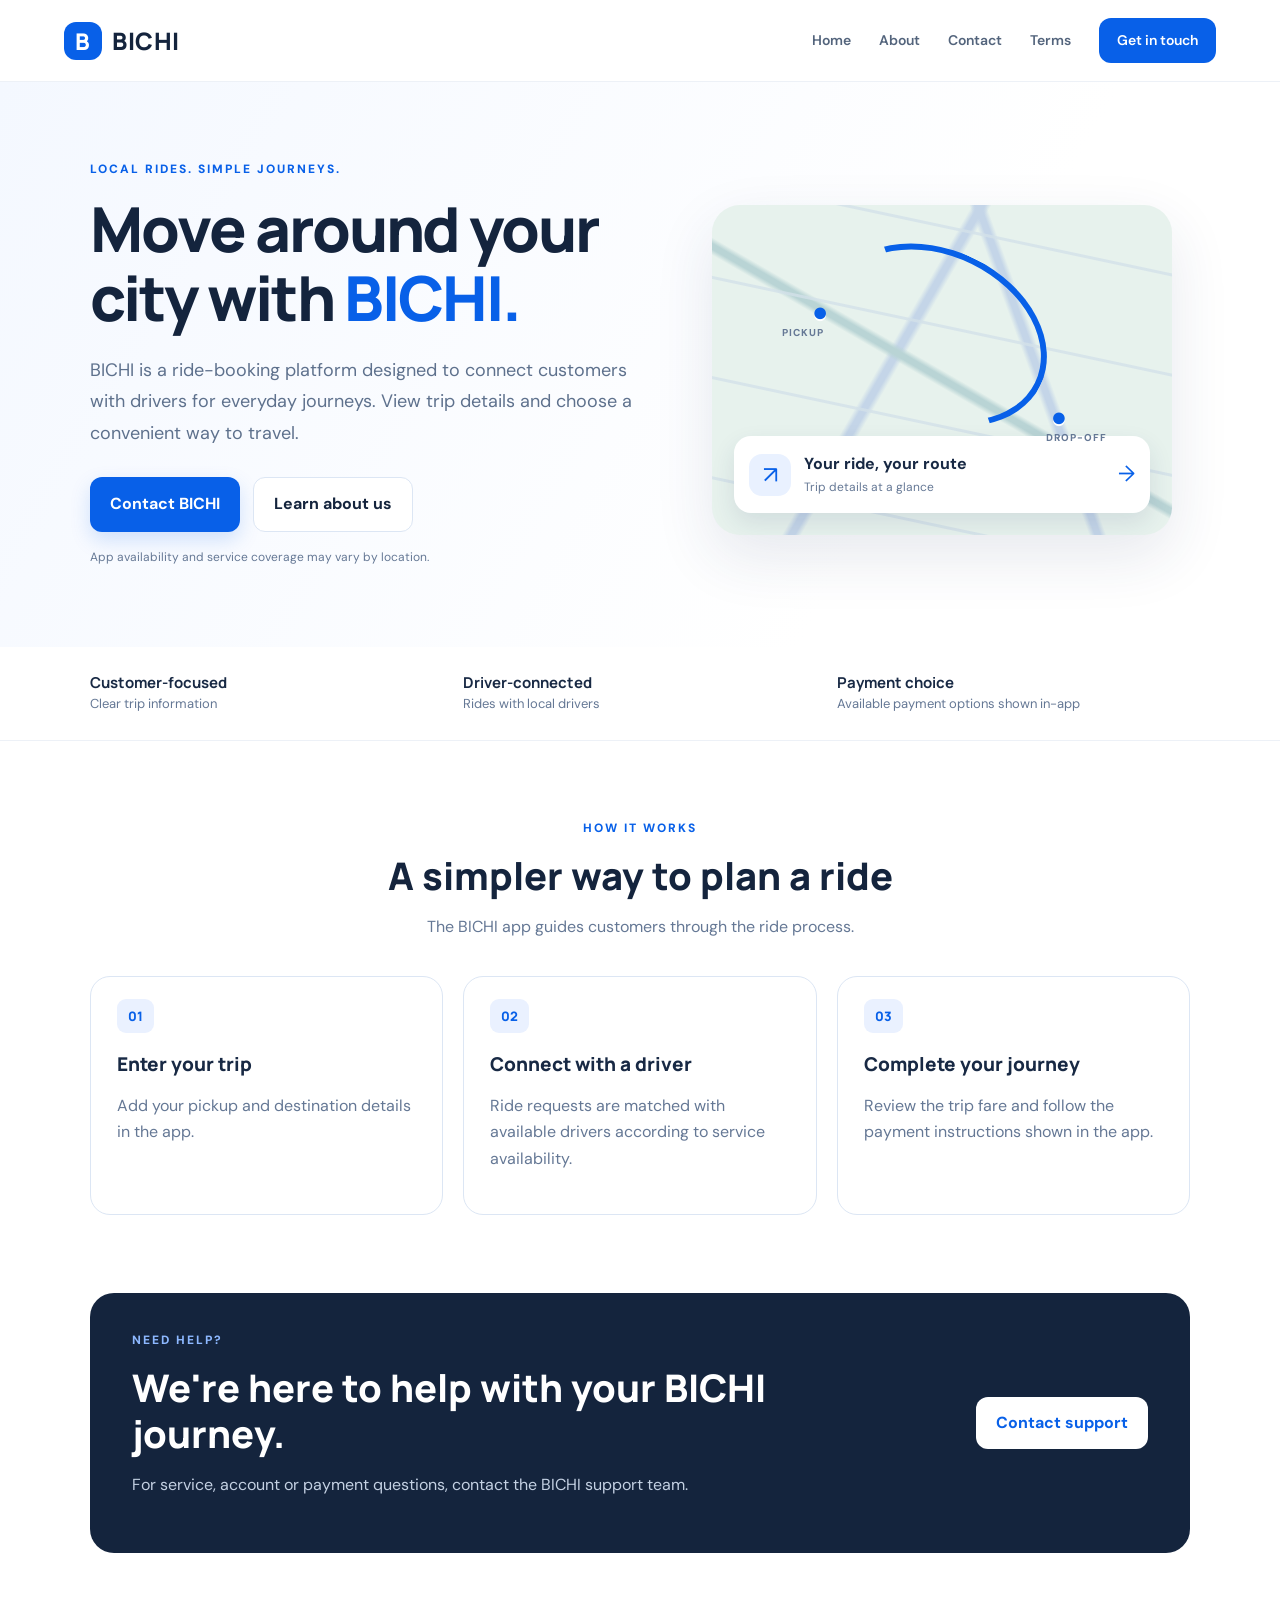
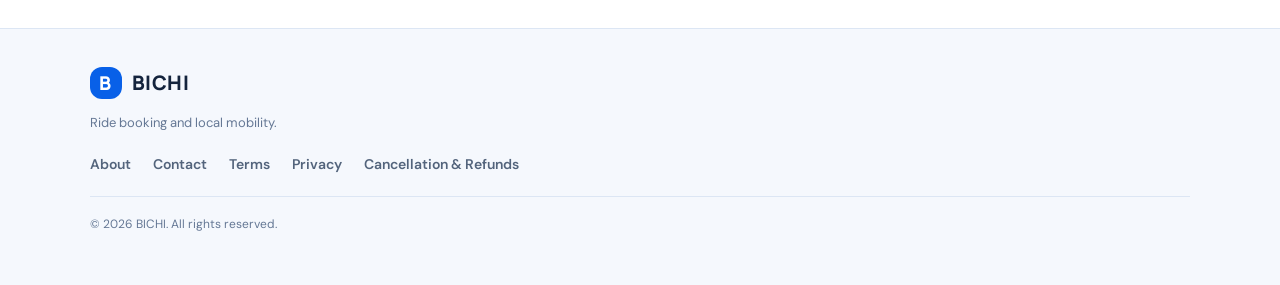
<file: index.html>
<!doctype html>
<html lang="en">
<head>
  <meta charset="utf-8"><meta name="viewport" content="width=device-width, initial-scale=1">
  <meta name="description" content="BICHI — ride booking and local mobility. Find a ride, connect with a driver, and travel with clear trip information.">
  <title>BICHI — Ride Booking</title><link rel="stylesheet" href="assets/style.css">
</head>
<body>
<header class="site-header"><a class="brand" href="index.html"><span class="brand-mark">B</span><span>BICHI</span></a><nav><a href="index.html">Home</a><a href="about.html">About</a><a href="contact.html">Contact</a><a href="terms.html">Terms</a><a class="nav-cta" href="contact.html">Get in touch</a></nav></header>
<main>
<section class="hero"><div class="hero-copy"><p class="eyebrow">LOCAL RIDES. SIMPLE JOURNEYS.</p><h1>Move around your city with <span>BICHI.</span></h1><p class="lead">BICHI is a ride-booking platform designed to connect customers with drivers for everyday journeys. View trip details and choose a convenient way to travel.</p><div class="actions"><a class="button primary" href="contact.html">Contact BICHI</a><a class="button secondary" href="about.html">Learn about us</a></div><p class="small muted">App availability and service coverage may vary by location.</p></div><div class="hero-art"><div class="map-card"><div class="map-lines"></div><div class="pin pin-one">●</div><div class="pin pin-two">●</div><div class="route"></div><div class="ride-card"><span class="ride-icon">↗</span><div><strong>Your ride, your route</strong><small>Trip details at a glance</small></div><span class="ride-arrow">→</span></div><span class="map-label label-a">PICKUP</span><span class="map-label label-b">DROP-OFF</span></div></div></section>
<section class="trust-strip"><div><strong>Customer-focused</strong><span>Clear trip information</span></div><div><strong>Driver-connected</strong><span>Rides with local drivers</span></div><div><strong>Payment choice</strong><span>Available payment options shown in-app</span></div></section>
<section class="section"><div class="section-heading"><p class="eyebrow">HOW IT WORKS</p><h2>A simpler way to plan a ride</h2><p class="muted">The BICHI app guides customers through the ride process.</p></div><div class="steps"><article><span class="step-no">01</span><h3>Enter your trip</h3><p>Add your pickup and destination details in the app.</p></article><article><span class="step-no">02</span><h3>Connect with a driver</h3><p>Ride requests are matched with available drivers according to service availability.</p></article><article><span class="step-no">03</span><h3>Complete your journey</h3><p>Review the trip fare and follow the payment instructions shown in the app.</p></article></div></section>
<section class="cta-panel"><div><p class="eyebrow">NEED HELP?</p><h2>We're here to help with your BICHI journey.</h2><p>For service, account or payment questions, contact the BICHI support team.</p></div><a class="button light" href="contact.html">Contact support</a></section>
</main>
<footer><a class="brand footer-brand" href="index.html"><span class="brand-mark">B</span><span>BICHI</span></a><p>Ride booking and local mobility.</p><div class="footer-links"><a href="about.html">About</a><a href="contact.html">Contact</a><a href="terms.html">Terms</a><a href="privacy.html">Privacy</a><a href="cancellation-refund.html">Cancellation & Refunds</a></div><p class="copyright">© <span id="year">2026</span> BICHI. All rights reserved.</p></footer>
</body></html>
</file>
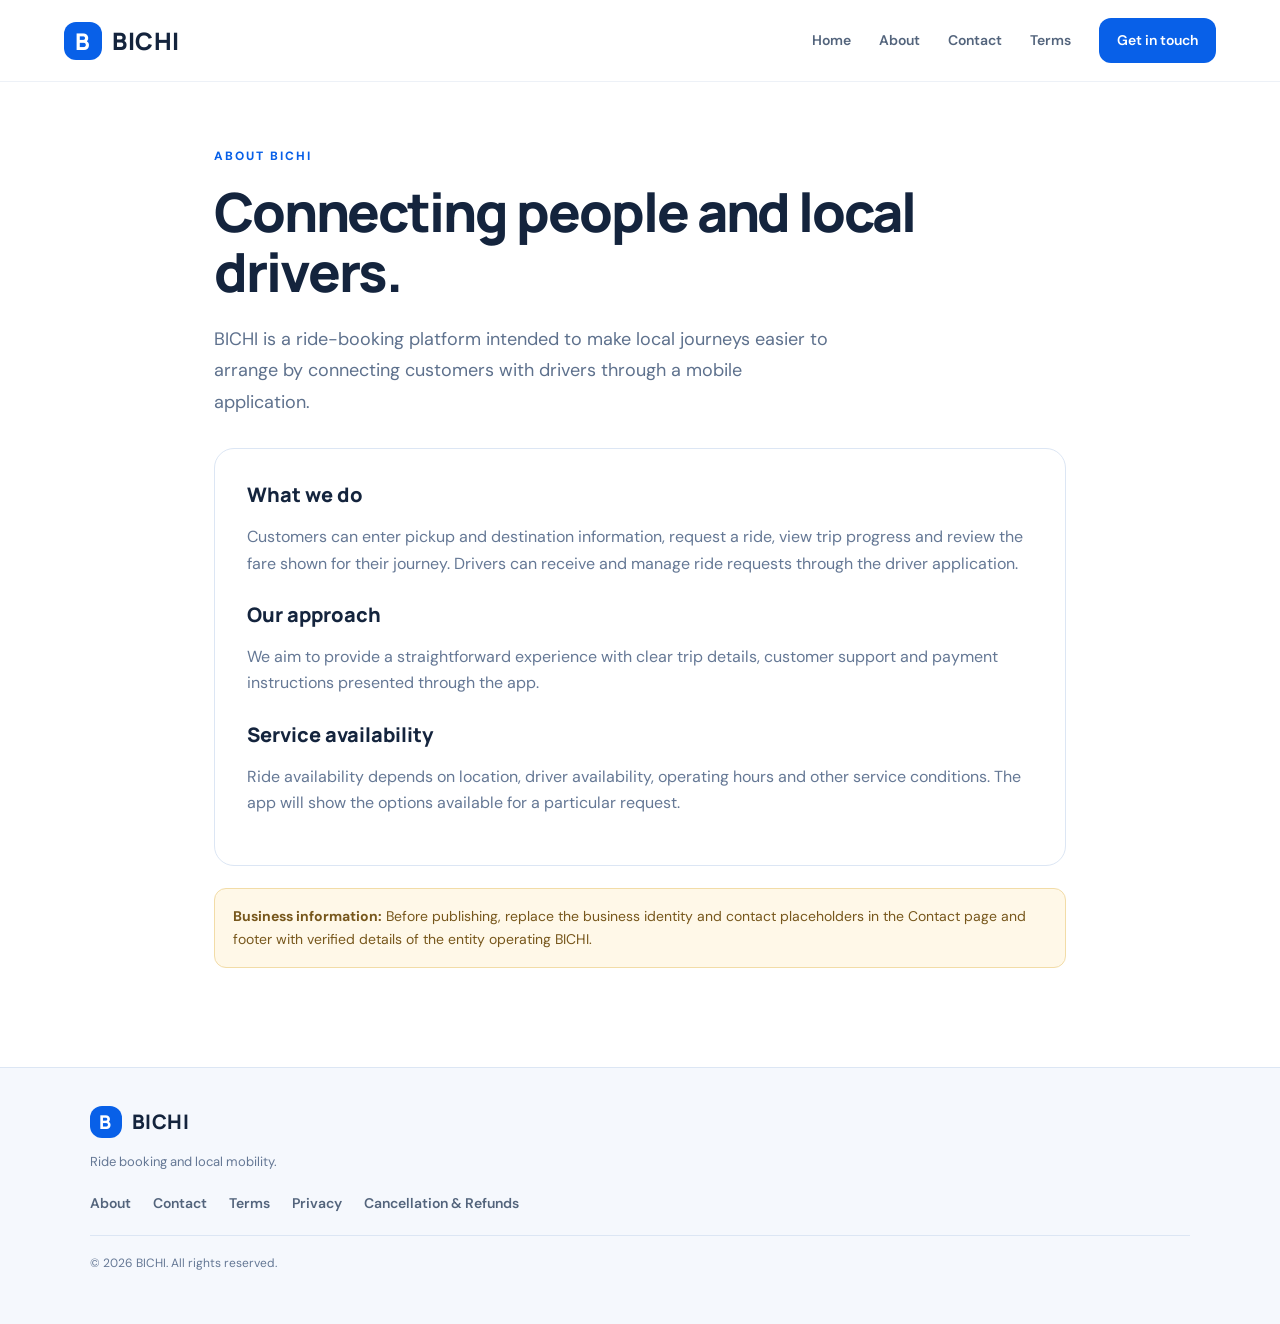
<file: about.html>
<!doctype html><html lang="en"><head><meta charset="utf-8"><meta name="viewport" content="width=device-width, initial-scale=1"><title>About BICHI</title><link rel="stylesheet" href="assets/style.css"></head><body>
<header class="site-header"><a class="brand" href="index.html"><span class="brand-mark">B</span><span>BICHI</span></a><nav><a href="index.html">Home</a><a href="about.html">About</a><a href="contact.html">Contact</a><a href="terms.html">Terms</a><a class="nav-cta" href="contact.html">Get in touch</a></nav></header>
<main class="page"><p class="eyebrow">ABOUT BICHI</p><h1>Connecting people and local drivers.</h1><p class="lead">BICHI is a ride-booking platform intended to make local journeys easier to arrange by connecting customers with drivers through a mobile application.</p><section class="content-card"><h2>What we do</h2><p>Customers can enter pickup and destination information, request a ride, view trip progress and review the fare shown for their journey. Drivers can receive and manage ride requests through the driver application.</p><h2>Our approach</h2><p>We aim to provide a straightforward experience with clear trip details, customer support and payment instructions presented through the app.</p><h2>Service availability</h2><p>Ride availability depends on location, driver availability, operating hours and other service conditions. The app will show the options available for a particular request.</p></section><p class="notice"><strong>Business information:</strong> Before publishing, replace the business identity and contact placeholders in the Contact page and footer with verified details of the entity operating BICHI.</p></main>
<footer><a class="brand footer-brand" href="index.html"><span class="brand-mark">B</span><span>BICHI</span></a><p>Ride booking and local mobility.</p><div class="footer-links"><a href="about.html">About</a><a href="contact.html">Contact</a><a href="terms.html">Terms</a><a href="privacy.html">Privacy</a><a href="cancellation-refund.html">Cancellation & Refunds</a></div><p class="copyright">© 2026 BICHI. All rights reserved.</p></footer></body></html>
</file>
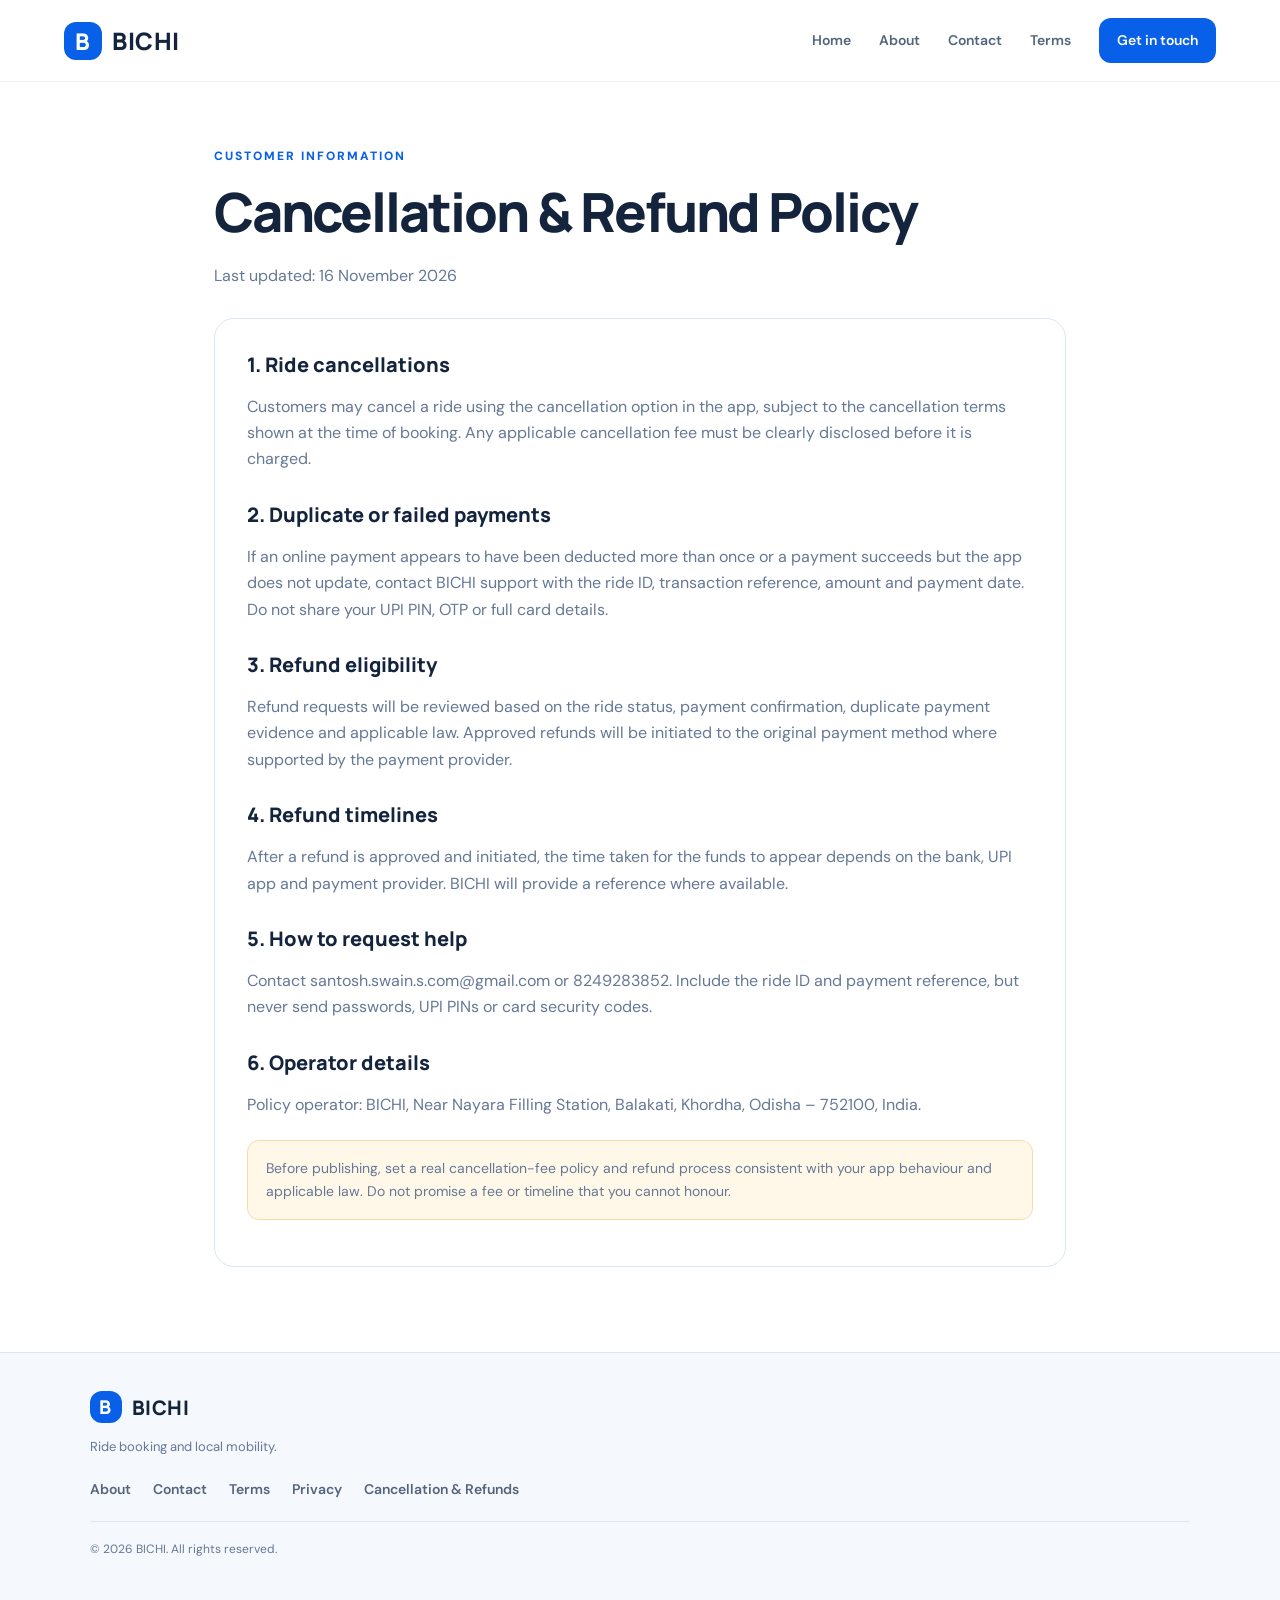
<file: cancellation-refund.html>
<!doctype html><html lang="en"><head><meta charset="utf-8"><meta name="viewport" content="width=device-width, initial-scale=1"><title>Cancellation & Refund Policy — BICHI</title><link rel="stylesheet" href="assets/style.css"></head><body>
<header class="site-header"><a class="brand" href="index.html"><span class="brand-mark">B</span><span>BICHI</span></a><nav><a href="index.html">Home</a><a href="about.html">About</a><a href="contact.html">Contact</a><a href="terms.html">Terms</a><a class="nav-cta" href="contact.html">Get in touch</a></nav></header>
<main class="page"><p class="eyebrow">CUSTOMER INFORMATION</p><h1>Cancellation & Refund Policy</h1><p class="muted">Last updated: 16 November 2026</p><section class="content-card legal"><h2>1. Ride cancellations</h2><p>Customers may cancel a ride using the cancellation option in the app, subject to the cancellation terms shown at the time of booking. Any applicable cancellation fee must be clearly disclosed before it is charged.</p><h2>2. Duplicate or failed payments</h2><p>If an online payment appears to have been deducted more than once or a payment succeeds but the app does not update, contact BICHI support with the ride ID, transaction reference, amount and payment date. Do not share your UPI PIN, OTP or full card details.</p><h2>3. Refund eligibility</h2><p>Refund requests will be reviewed based on the ride status, payment confirmation, duplicate payment evidence and applicable law. Approved refunds will be initiated to the original payment method where supported by the payment provider.</p><h2>4. Refund timelines</h2><p>After a refund is approved and initiated, the time taken for the funds to appear depends on the bank, UPI app and payment provider. BICHI will provide a reference where available.</p><h2>5. How to request help</h2><p>Contact santosh.swain.s.com@gmail.com or 8249283852. Include the ride ID and payment reference, but never send passwords, UPI PINs or card security codes.</p><h2>6. Operator details</h2><p>Policy operator: BICHI, Near Nayara Filling Station, Balakati, Khordha, Odisha – 752100, India.</p><p class="notice">Before publishing, set a real cancellation-fee policy and refund process consistent with your app behaviour and applicable law. Do not promise a fee or timeline that you cannot honour.</p></section></main>
<footer><a class="brand footer-brand" href="index.html"><span class="brand-mark">B</span><span>BICHI</span></a><p>Ride booking and local mobility.</p><div class="footer-links"><a href="about.html">About</a><a href="contact.html">Contact</a><a href="terms.html">Terms</a><a href="privacy.html">Privacy</a><a href="cancellation-refund.html">Cancellation & Refunds</a></div><p class="copyright">© 2026 BICHI. All rights reserved.</p></footer></body></html>
</file>
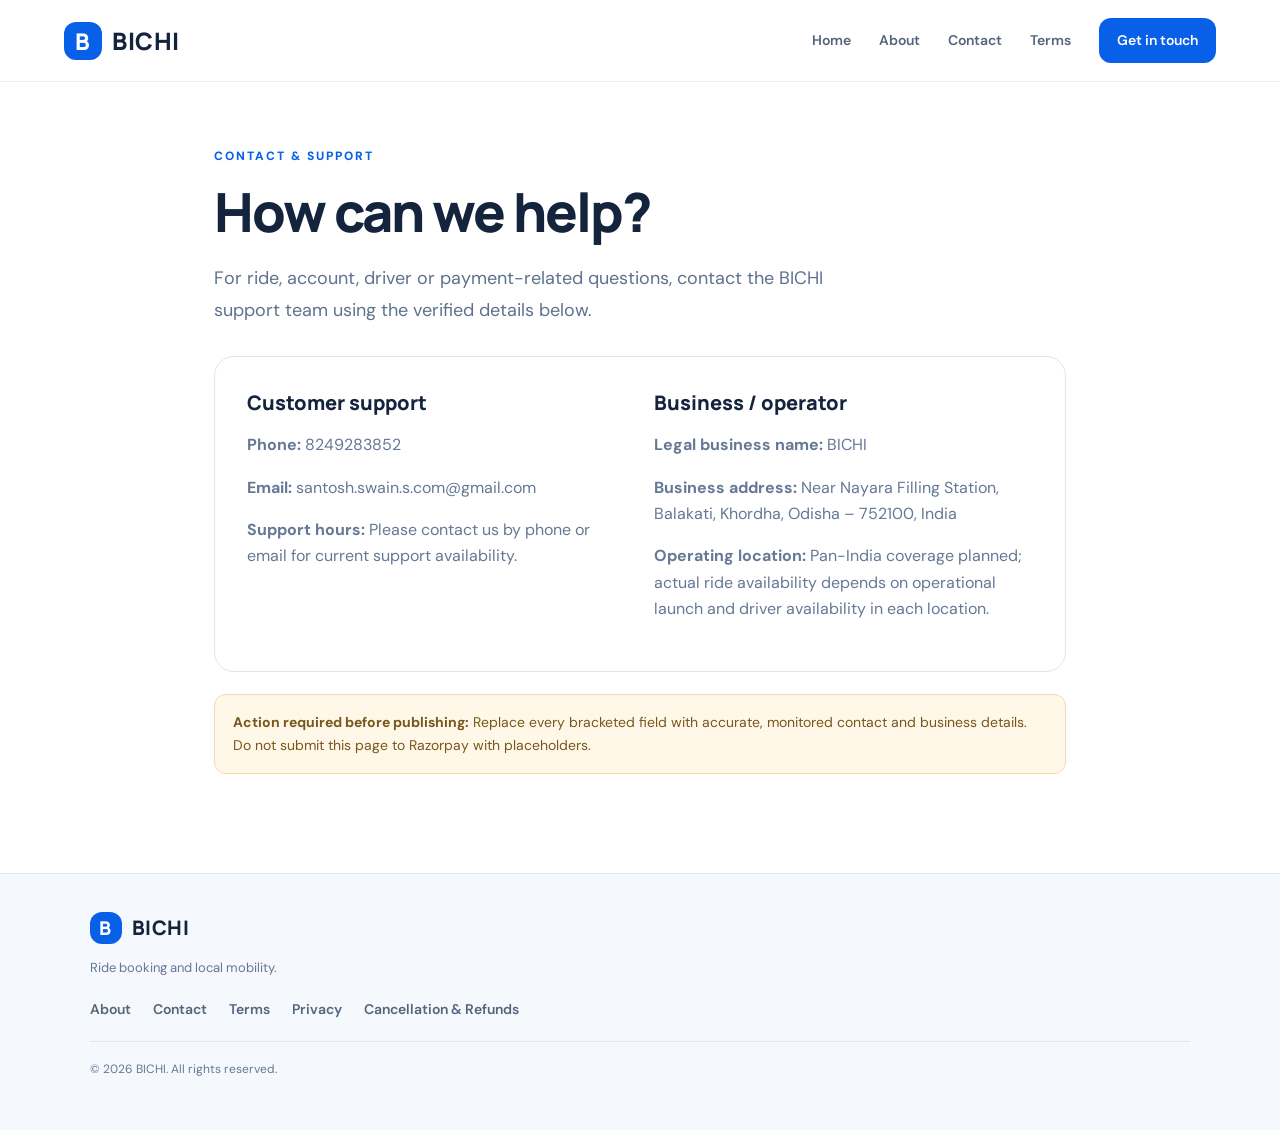
<file: contact.html>
<!doctype html><html lang="en"><head><meta charset="utf-8"><meta name="viewport" content="width=device-width, initial-scale=1"><title>Contact BICHI</title><link rel="stylesheet" href="assets/style.css"></head><body>
<header class="site-header"><a class="brand" href="index.html"><span class="brand-mark">B</span><span>BICHI</span></a><nav><a href="index.html">Home</a><a href="about.html">About</a><a href="contact.html">Contact</a><a href="terms.html">Terms</a><a class="nav-cta" href="contact.html">Get in touch</a></nav></header>
<main class="page"><p class="eyebrow">CONTACT & SUPPORT</p><h1>How can we help?</h1><p class="lead">For ride, account, driver or payment-related questions, contact the BICHI support team using the verified details below.</p><section class="content-card contact-grid"><div><h2>Customer support</h2><p><strong>Phone:</strong> 8249283852</p><p><strong>Email:</strong> santosh.swain.s.com@gmail.com</p><p><strong>Support hours:</strong> Please contact us by phone or email for current support availability.</p></div><div><h2>Business / operator</h2><p><strong>Legal business name:</strong> BICHI</p><p><strong>Business address:</strong> Near Nayara Filling Station, Balakati, Khordha, Odisha – 752100, India</p><p><strong>Operating location:</strong> Pan-India coverage planned; actual ride availability depends on operational launch and driver availability in each location.</p></div></section><p class="notice"><strong>Action required before publishing:</strong> Replace every bracketed field with accurate, monitored contact and business details. Do not submit this page to Razorpay with placeholders.</p></main>
<footer><a class="brand footer-brand" href="index.html"><span class="brand-mark">B</span><span>BICHI</span></a><p>Ride booking and local mobility.</p><div class="footer-links"><a href="about.html">About</a><a href="contact.html">Contact</a><a href="terms.html">Terms</a><a href="privacy.html">Privacy</a><a href="cancellation-refund.html">Cancellation & Refunds</a></div><p class="copyright">© 2026 BICHI. All rights reserved.</p></footer></body></html>
</file>
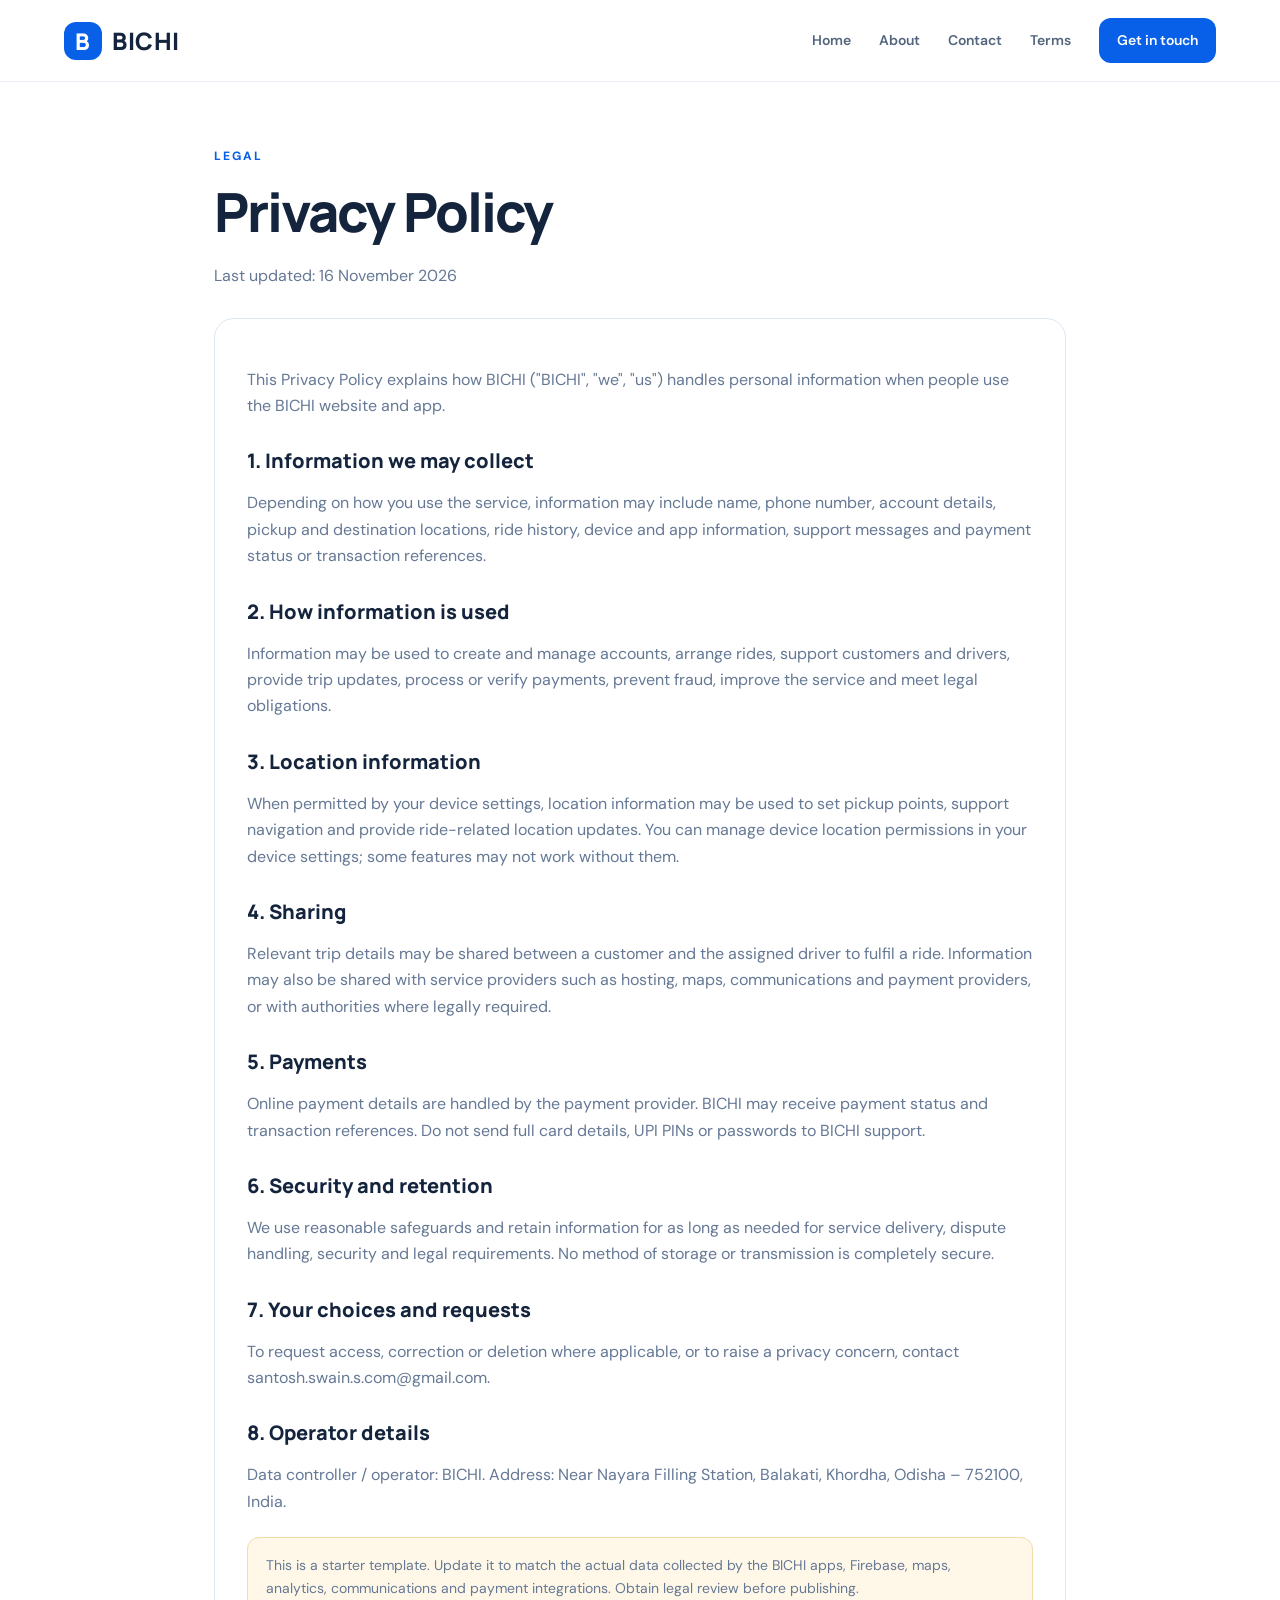
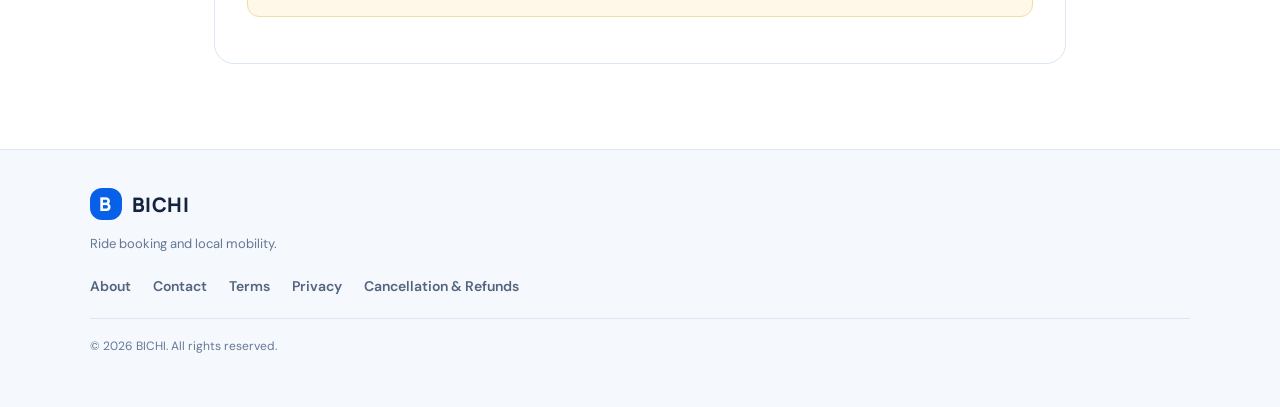
<file: privacy.html>
<!doctype html><html lang="en"><head><meta charset="utf-8"><meta name="viewport" content="width=device-width, initial-scale=1"><title>Privacy Policy — BICHI</title><link rel="stylesheet" href="assets/style.css"></head><body>
<header class="site-header"><a class="brand" href="index.html"><span class="brand-mark">B</span><span>BICHI</span></a><nav><a href="index.html">Home</a><a href="about.html">About</a><a href="contact.html">Contact</a><a href="terms.html">Terms</a><a class="nav-cta" href="contact.html">Get in touch</a></nav></header>
<main class="page"><p class="eyebrow">LEGAL</p><h1>Privacy Policy</h1><p class="muted">Last updated: 16 November 2026</p><section class="content-card legal"><p>This Privacy Policy explains how BICHI ("BICHI", "we", "us") handles personal information when people use the BICHI website and app.</p><h2>1. Information we may collect</h2><p>Depending on how you use the service, information may include name, phone number, account details, pickup and destination locations, ride history, device and app information, support messages and payment status or transaction references.</p><h2>2. How information is used</h2><p>Information may be used to create and manage accounts, arrange rides, support customers and drivers, provide trip updates, process or verify payments, prevent fraud, improve the service and meet legal obligations.</p><h2>3. Location information</h2><p>When permitted by your device settings, location information may be used to set pickup points, support navigation and provide ride-related location updates. You can manage device location permissions in your device settings; some features may not work without them.</p><h2>4. Sharing</h2><p>Relevant trip details may be shared between a customer and the assigned driver to fulfil a ride. Information may also be shared with service providers such as hosting, maps, communications and payment providers, or with authorities where legally required.</p><h2>5. Payments</h2><p>Online payment details are handled by the payment provider. BICHI may receive payment status and transaction references. Do not send full card details, UPI PINs or passwords to BICHI support.</p><h2>6. Security and retention</h2><p>We use reasonable safeguards and retain information for as long as needed for service delivery, dispute handling, security and legal requirements. No method of storage or transmission is completely secure.</p><h2>7. Your choices and requests</h2><p>To request access, correction or deletion where applicable, or to raise a privacy concern, contact santosh.swain.s.com@gmail.com.</p><h2>8. Operator details</h2><p>Data controller / operator: BICHI. Address: Near Nayara Filling Station, Balakati, Khordha, Odisha – 752100, India.</p><p class="notice">This is a starter template. Update it to match the actual data collected by the BICHI apps, Firebase, maps, analytics, communications and payment integrations. Obtain legal review before publishing.</p></section></main>
<footer><a class="brand footer-brand" href="index.html"><span class="brand-mark">B</span><span>BICHI</span></a><p>Ride booking and local mobility.</p><div class="footer-links"><a href="about.html">About</a><a href="contact.html">Contact</a><a href="terms.html">Terms</a><a href="privacy.html">Privacy</a><a href="cancellation-refund.html">Cancellation & Refunds</a></div><p class="copyright">© 2026 BICHI. All rights reserved.</p></footer></body></html>
</file>
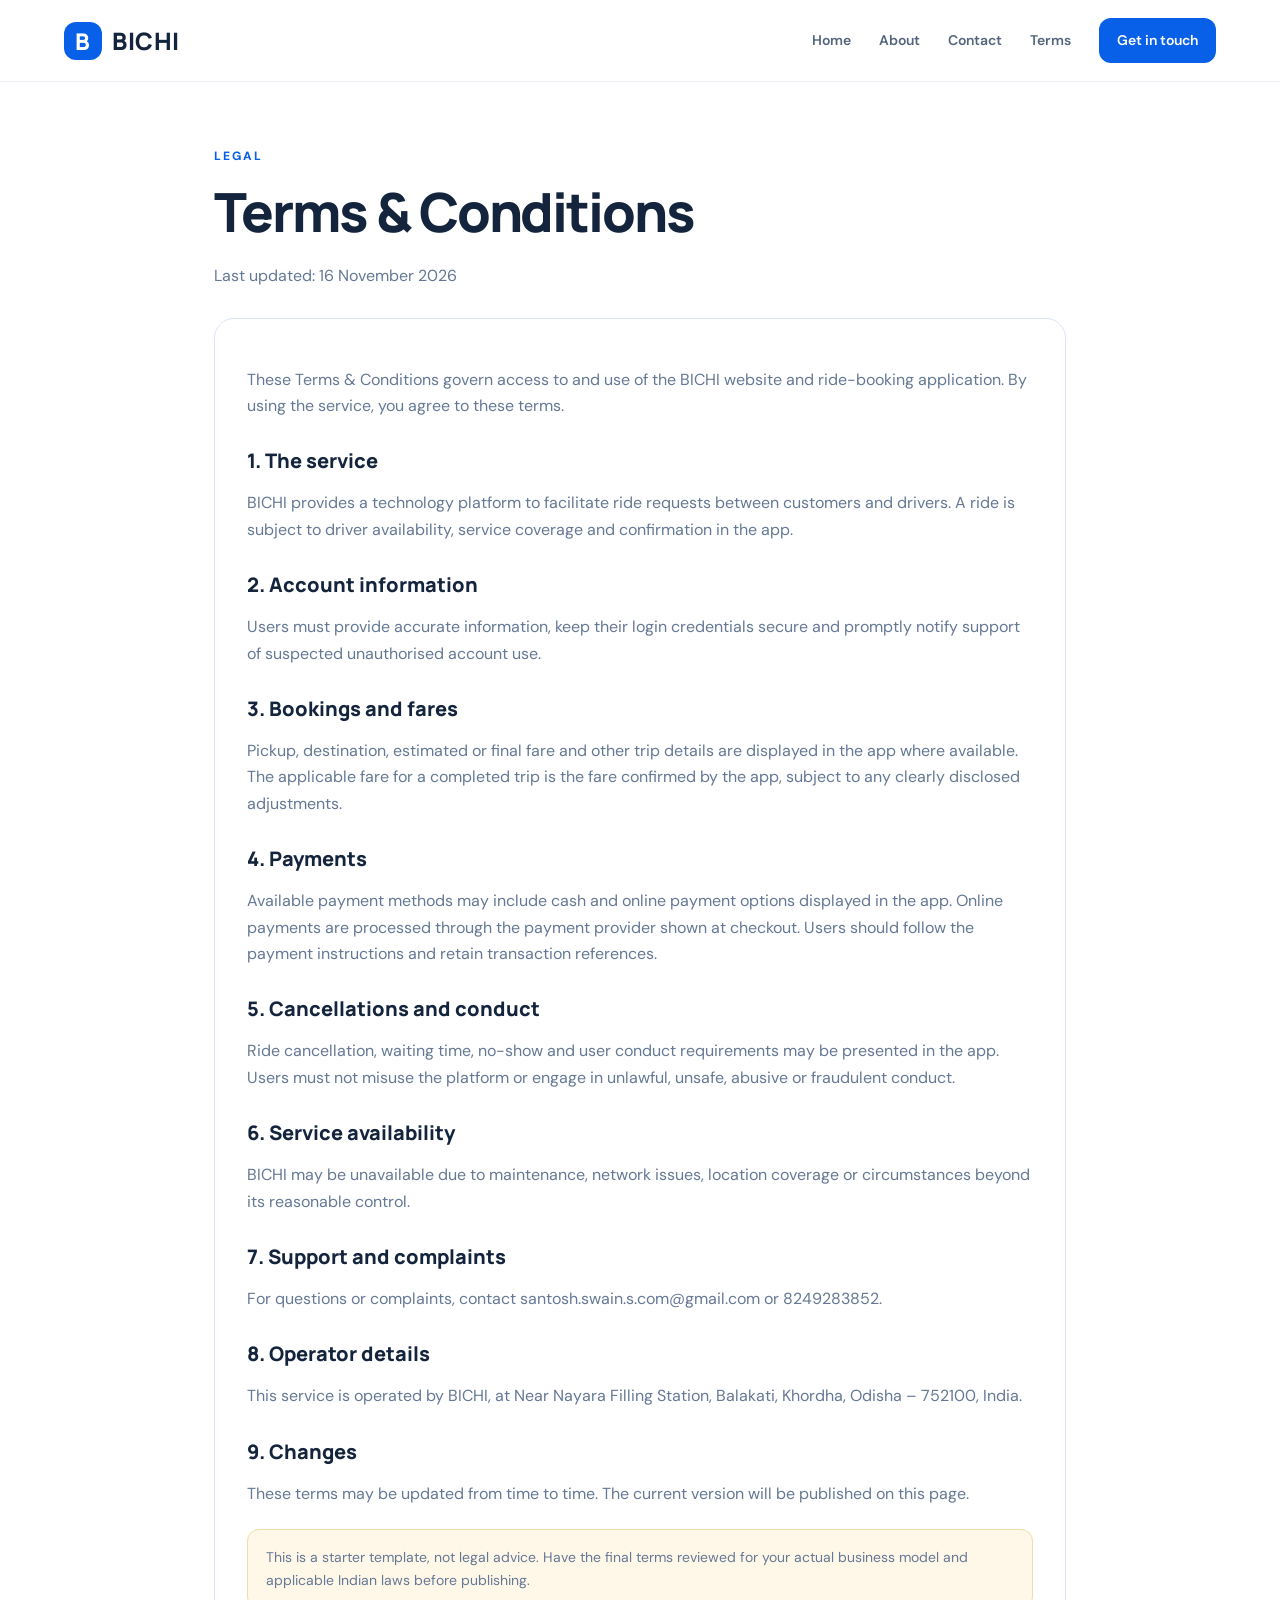
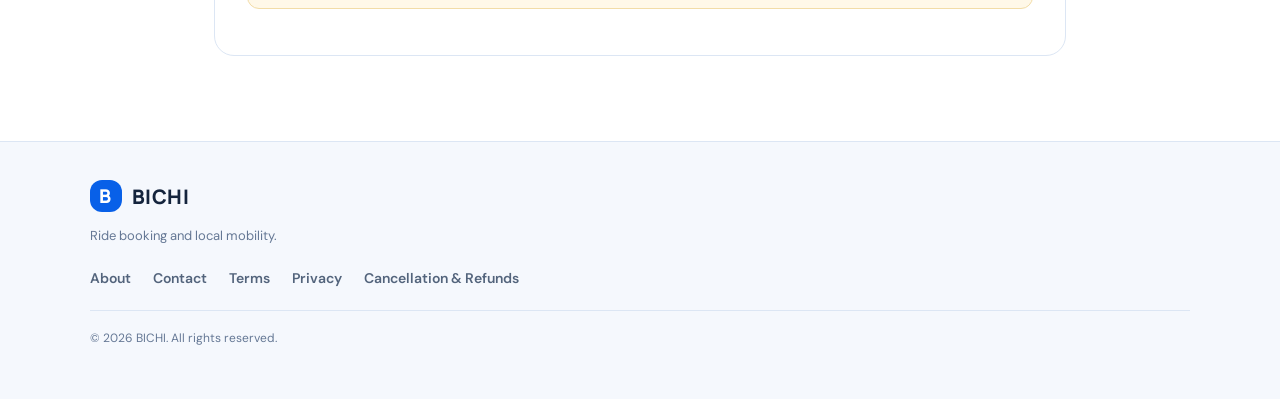
<file: terms.html>
<!doctype html><html lang="en"><head><meta charset="utf-8"><meta name="viewport" content="width=device-width, initial-scale=1"><title>Terms & Conditions — BICHI</title><link rel="stylesheet" href="assets/style.css"></head><body>
<header class="site-header"><a class="brand" href="index.html"><span class="brand-mark">B</span><span>BICHI</span></a><nav><a href="index.html">Home</a><a href="about.html">About</a><a href="contact.html">Contact</a><a href="terms.html">Terms</a><a class="nav-cta" href="contact.html">Get in touch</a></nav></header>
<main class="page"><p class="eyebrow">LEGAL</p><h1>Terms & Conditions</h1><p class="muted">Last updated: 16 November 2026</p><section class="content-card legal"><p>These Terms & Conditions govern access to and use of the BICHI website and ride-booking application. By using the service, you agree to these terms.</p><h2>1. The service</h2><p>BICHI provides a technology platform to facilitate ride requests between customers and drivers. A ride is subject to driver availability, service coverage and confirmation in the app.</p><h2>2. Account information</h2><p>Users must provide accurate information, keep their login credentials secure and promptly notify support of suspected unauthorised account use.</p><h2>3. Bookings and fares</h2><p>Pickup, destination, estimated or final fare and other trip details are displayed in the app where available. The applicable fare for a completed trip is the fare confirmed by the app, subject to any clearly disclosed adjustments.</p><h2>4. Payments</h2><p>Available payment methods may include cash and online payment options displayed in the app. Online payments are processed through the payment provider shown at checkout. Users should follow the payment instructions and retain transaction references.</p><h2>5. Cancellations and conduct</h2><p>Ride cancellation, waiting time, no-show and user conduct requirements may be presented in the app. Users must not misuse the platform or engage in unlawful, unsafe, abusive or fraudulent conduct.</p><h2>6. Service availability</h2><p>BICHI may be unavailable due to maintenance, network issues, location coverage or circumstances beyond its reasonable control.</p><h2>7. Support and complaints</h2><p>For questions or complaints, contact santosh.swain.s.com@gmail.com or 8249283852.</p><h2>8. Operator details</h2><p>This service is operated by BICHI, at Near Nayara Filling Station, Balakati, Khordha, Odisha – 752100, India.</p><h2>9. Changes</h2><p>These terms may be updated from time to time. The current version will be published on this page.</p><p class="notice">This is a starter template, not legal advice. Have the final terms reviewed for your actual business model and applicable Indian laws before publishing.</p></section></main>
<footer><a class="brand footer-brand" href="index.html"><span class="brand-mark">B</span><span>BICHI</span></a><p>Ride booking and local mobility.</p><div class="footer-links"><a href="about.html">About</a><a href="contact.html">Contact</a><a href="terms.html">Terms</a><a href="privacy.html">Privacy</a><a href="cancellation-refund.html">Cancellation & Refunds</a></div><p class="copyright">© 2026 BICHI. All rights reserved.</p></footer></body></html>
</file>
<file: assets/style.css>
@import url('https://fonts.googleapis.com/css2?family=DM+Sans:wght@400;500;600;700&family=Manrope:wght@400;500;600;700;800&display=swap');
:root{--navy:#14243d;--blue:#0860e8;--blue2:#2879f5;--pale:#eef4ff;--ink:#182944;--muted:#657895;--line:#dce6f4;--green:#16a36e}
*{box-sizing:border-box}body{margin:0;background:#fff;color:var(--ink);font-family:'DM Sans',Arial,sans-serif;line-height:1.65}.site-header{height:82px;display:flex;align-items:center;justify-content:space-between;padding:0 max(5vw,24px);border-bottom:1px solid #edf1f7;background:#fff;position:sticky;top:0;z-index:5}.brand{display:flex;align-items:center;gap:10px;color:var(--navy);font:800 24px Manrope,sans-serif;text-decoration:none;letter-spacing:.5px}.brand-mark{width:38px;height:38px;border-radius:12px;background:var(--blue);color:white;display:grid;place-items:center;font:800 23px Manrope}.site-header nav{display:flex;align-items:center;gap:28px}.site-header nav a,.footer-links a{color:#53647c;text-decoration:none;font-weight:600;font-size:14px}.site-header nav a:hover,.footer-links a:hover{color:var(--blue)}.site-header nav .nav-cta{background:var(--blue);color:#fff;padding:11px 18px;border-radius:12px}.hero{padding:78px max(7vw,24px) 68px;display:grid;grid-template-columns:1.05fr .95fr;gap:55px;align-items:center;background:linear-gradient(120deg,#f4f8ff 0%,#fff 70%)}.eyebrow{color:var(--blue);font-size:12px;font-weight:800;letter-spacing:2px;margin:0 0 14px}.hero h1,.page h1{font:800 clamp(38px,5vw,62px)/1.12 Manrope,sans-serif;letter-spacing:-2px;margin:0 0 22px;color:var(--navy)}.hero h1 span{color:var(--blue)}.lead{font-size:18px;line-height:1.75;color:#5e718d;max-width:620px}.actions{display:flex;gap:13px;margin:28px 0 16px}.button{display:inline-flex;align-items:center;justify-content:center;text-decoration:none;padding:13px 20px;border-radius:12px;font-weight:700}.primary{background:var(--blue);color:#fff;box-shadow:0 8px 20px #0860e82b}.secondary{border:1px solid var(--line);color:var(--navy);background:white}.small{font-size:12px}.muted{color:var(--muted)}.hero-art{min-height:340px;display:grid;place-items:center}.map-card{width:min(100%,460px);height:330px;border-radius:28px;background:#e7f2ed;position:relative;overflow:hidden;box-shadow:0 22px 60px #203a601c;background-image:linear-gradient(30deg,transparent 47%,#b9d4d5 48%,#b9d4d5 49%,transparent 50%),linear-gradient(120deg,transparent 40%,#c4d5e8 41%,#c4d5e8 42%,transparent 43%),linear-gradient(70deg,transparent 65%,#c4d5e8 66%,#c4d5e8 67%,transparent 68%)}.map-lines{position:absolute;inset:0;background:repeating-linear-gradient(12deg,transparent 0 54px,#d3e1e9 55px 57px,transparent 58px 98px);opacity:.8}.route{position:absolute;width:230px;height:170px;border:6px solid var(--blue);border-left-color:transparent;border-bottom-color:transparent;border-radius:50%;transform:rotate(26deg);left:110px;top:45px}.pin{position:absolute;color:var(--blue);font-size:27px;text-shadow:0 2px 0 #fff}.pin-one{left:100px;top:85px}.pin-two{right:105px;top:190px}.map-label{position:absolute;font-size:10px;font-weight:800;letter-spacing:1px;color:#657895}.label-a{left:70px;top:120px}.label-b{right:65px;top:225px}.ride-card{position:absolute;left:22px;right:22px;bottom:22px;background:#fff;border-radius:17px;padding:15px;display:flex;align-items:center;gap:13px;box-shadow:0 10px 25px #203a601c}.ride-icon{width:42px;height:42px;border-radius:13px;background:#e9f1ff;color:var(--blue);display:grid;place-items:center;font-size:24px}.ride-card strong,.ride-card small{display:block}.ride-card small{color:var(--muted);font-size:12px}.ride-arrow{margin-left:auto;color:var(--blue);font-size:22px}.trust-strip{display:grid;grid-template-columns:repeat(3,1fr);padding:25px max(7vw,24px);border-bottom:1px solid #edf1f7;gap:20px}.trust-strip div{display:flex;flex-direction:column}.trust-strip strong{font:700 15px Manrope}.trust-strip span{font-size:13px;color:var(--muted)}.section{padding:78px max(7vw,24px)}.section-heading{text-align:center;margin-bottom:35px}.section-heading h2,.cta-panel h2{font:800 clamp(27px,3vw,38px)/1.2 Manrope;margin:0 0 10px;color:var(--navy)}.steps{display:grid;grid-template-columns:repeat(3,1fr);gap:20px}.steps article,.content-card{border:1px solid var(--line);border-radius:20px;padding:26px;background:#fff}.step-no{font:800 13px Manrope;color:var(--blue);background:#eaf1ff;border-radius:9px;padding:8px 11px}.steps h3{font:800 19px Manrope;margin:22px 0 8px}.steps p,.content-card p{color:#657895}.cta-panel{margin:0 max(7vw,24px) 75px;padding:38px 42px;border-radius:24px;background:var(--navy);color:white;display:flex;align-items:center;justify-content:space-between;gap:25px}.cta-panel h2{color:white;max-width:650px}.cta-panel p:not(.eyebrow){color:#c4d1e3}.cta-panel .eyebrow{color:#8db8ff}.light{background:#fff;color:var(--blue);white-space:nowrap}footer{padding:38px max(7vw,24px);background:#f5f8fd;border-top:1px solid var(--line)}.footer-brand{font-size:20px}.footer-brand .brand-mark{width:32px;height:32px;font-size:19px}footer>p{color:var(--muted);font-size:13px}.footer-links{display:flex;flex-wrap:wrap;gap:22px;margin:20px 0}.copyright{border-top:1px solid var(--line);padding-top:18px;font-size:12px}.page{max-width:900px;margin:0 auto;padding:65px 24px 85px}.page h1{font-size:clamp(36px,5vw,54px)}.page .lead{margin-bottom:30px}.content-card{margin-top:28px;padding:32px}.content-card h2{font:800 20px Manrope;color:var(--navy);margin:24px 0 8px}.content-card h2:first-child{margin-top:0}.legal h2{margin-top:28px}.contact-grid{display:grid;grid-template-columns:1fr 1fr;gap:28px}.notice{background:#fff8e8;border:1px solid #f2dca7;color:#77571c;padding:16px 18px;border-radius:12px;margin-top:22px;font-size:14px}
@media(max-width:760px){.site-header{height:auto;min-height:72px;padding:14px 20px;align-items:flex-start;gap:15px;flex-direction:column}.site-header nav{gap:14px;flex-wrap:wrap}.site-header nav a{font-size:12px}.hero{grid-template-columns:1fr;padding:55px 24px 45px;gap:20px}.hero-art{min-height:280px}.map-card{height:280px}.trust-strip{grid-template-columns:1fr;gap:15px}.section{padding:55px 24px}.steps{grid-template-columns:1fr}.cta-panel{margin:0 20px 50px;padding:28px;align-items:flex-start;flex-direction:column}.contact-grid{grid-template-columns:1fr}.content-card{padding:23px}.page{padding-top:45px}.actions{flex-wrap:wrap}}
</file>
